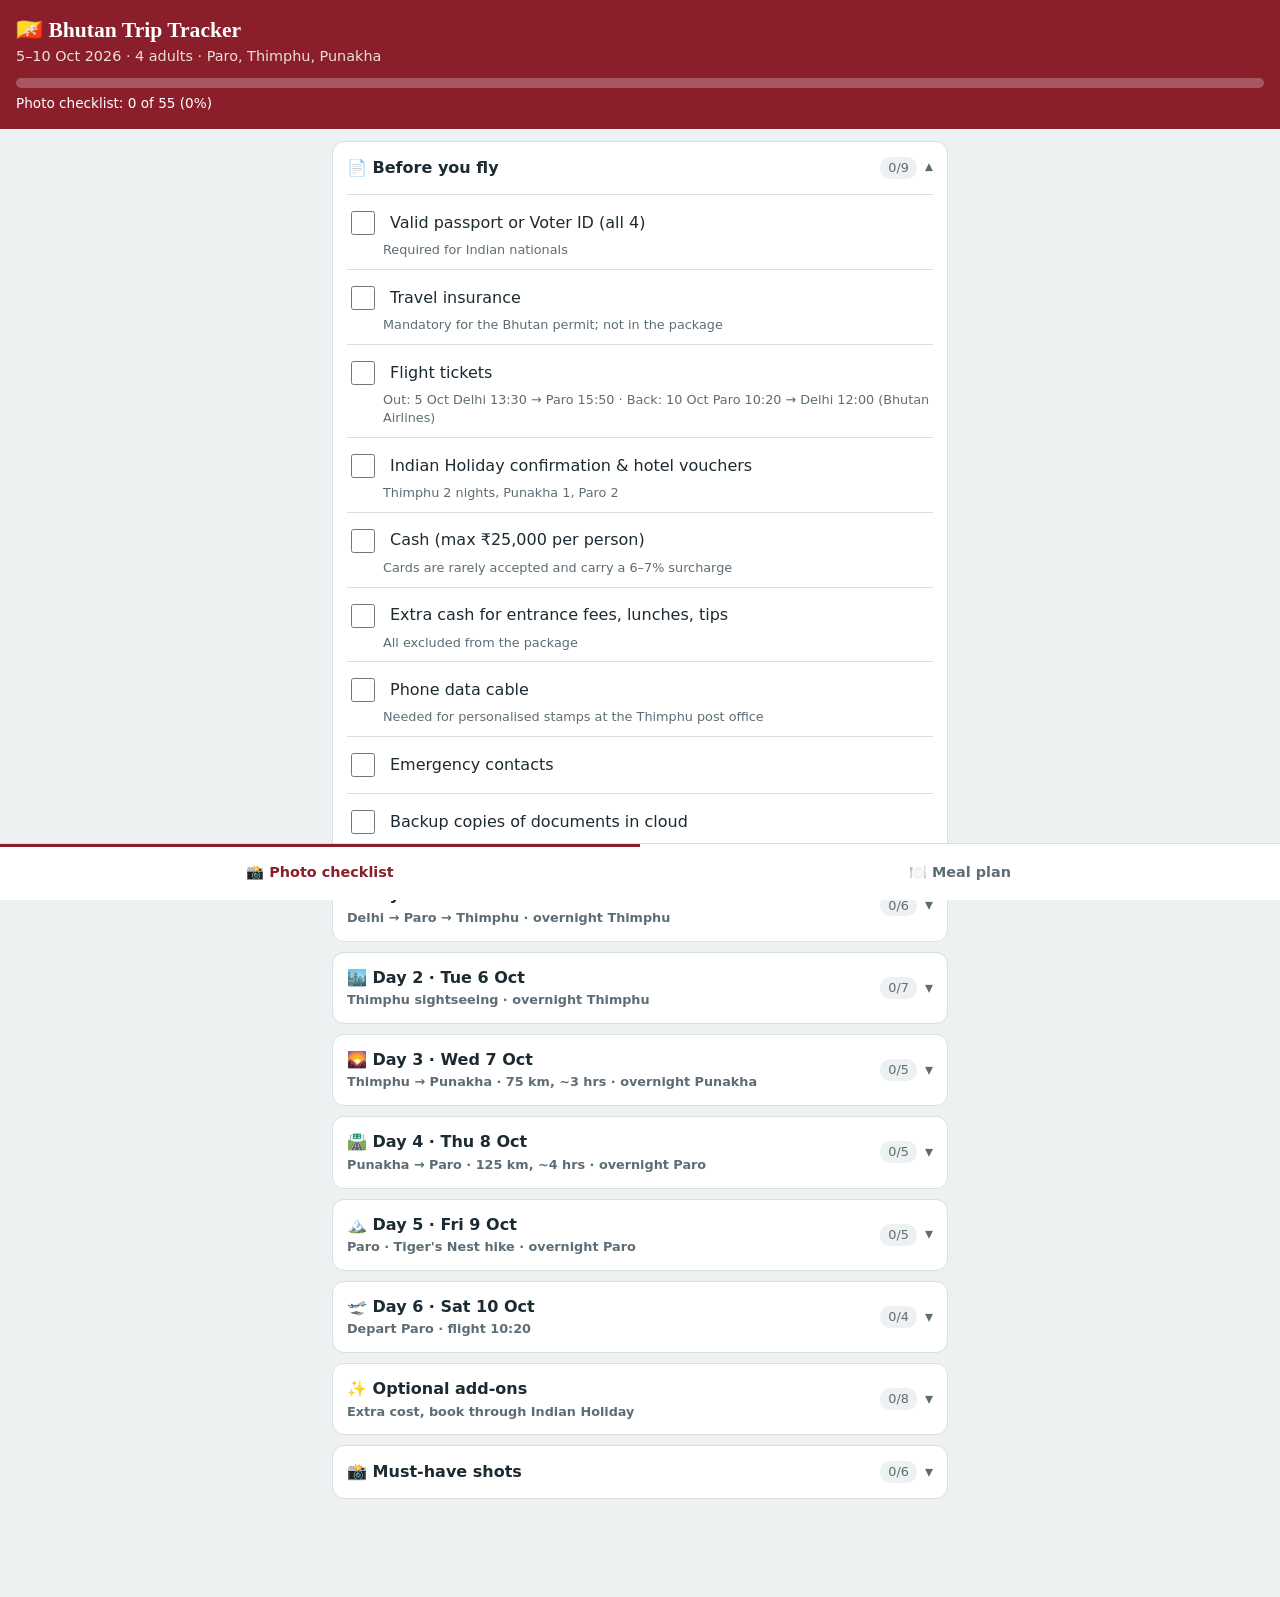
<file: index.html>
<!DOCTYPE html>
<html lang="en">
<head>
<meta charset="UTF-8">
<meta name="viewport" content="width=device-width, initial-scale=1, viewport-fit=cover">
<title>Bhutan Trip Tracker</title>
<style>
:root{--bg:#eef1f2;--card:#fff;--ink:#1c2a31;--mute:#5d6d75;--line:#d8dfe2;--maroon:#8a1f2b;--saffron:#e0a21b;--ok:#2f7d4f;--warn:#b3261e}
*{box-sizing:border-box}
html,body{margin:0}
body{background:var(--bg);color:var(--ink);font:16px/1.4 system-ui,-apple-system,"Segoe UI",Roboto,sans-serif;padding-bottom:calc(76px + env(safe-area-inset-bottom,0px));-webkit-text-size-adjust:100%}
header{background:var(--maroon);color:#fff;padding:calc(18px + env(safe-area-inset-top,0px)) 16px 16px}
h1{font:700 1.35rem/1.2 Georgia,"Iowan Old Style",serif;margin:0}
header p{margin:2px 0 12px;opacity:.85;font-size:.9rem}
.bar{height:10px;background:rgba(255,255,255,.25);border-radius:6px;overflow:hidden}
.bar i{display:block;height:100%;width:0;background:var(--saffron);transition:width .25s}
#ptext{margin-top:6px;font-size:.85rem}
main{padding:12px;max-width:640px;margin:0 auto}
.tab{display:none}.tab.on{display:block}
details{background:var(--card);border:1px solid var(--line);border-radius:12px;margin-bottom:10px;overflow:hidden}
summary{list-style:none;cursor:pointer;padding:14px;font-weight:600;display:flex;justify-content:space-between;gap:8px;align-items:center;min-height:52px}
summary::-webkit-details-marker{display:none}
summary::after{content:"▾";color:var(--mute);transition:transform .2s}
details[open]>summary::after{transform:rotate(180deg)}
.cnt{margin-left:auto;font-weight:500;font-size:.8rem;color:var(--mute);background:var(--bg);border-radius:10px;padding:2px 8px}
ul{list-style:none;margin:0;padding:0 14px 8px}
li{border-top:1px solid var(--line);padding:4px 0}
label{display:flex;gap:12px;align-items:center;min-height:48px;cursor:pointer}
input[type=checkbox]{width:24px;height:24px;flex:none;accent-color:var(--maroon)}
li.done label span.t{text-decoration:line-through;color:var(--mute)}
small{display:block;margin:-6px 0 6px 36px;color:var(--mute);font-size:.8rem}
.tools{margin:0 0 8px 36px;display:flex;flex-direction:column;gap:8px}
.tools textarea{width:100%;font:inherit;font-size:.9rem;border:1px solid var(--line);border-radius:8px;padding:8px;min-height:44px}
.tools input[type=file]{font-size:.85rem;max-width:100%}
.tools img{max-width:100%;border-radius:8px}
.map{text-decoration:none;font-size:1.1rem;padding:8px}
.goals{background:var(--card);border:1px solid var(--line);border-radius:12px;padding:14px;margin-bottom:10px}
.goals h2{font:700 1.05rem Georgia,serif;margin:0 0 10px}
.g{margin-bottom:12px}
.g .row{display:flex;justify-content:space-between;font-size:.9rem;margin-bottom:4px}
.g .bar{background:var(--line)}
.g .bar i{background:var(--ok)}.g.over .bar i{background:var(--warn)}.g.over .row b{color:var(--warn)}
.mealh{font-weight:700;font-size:.8rem;color:var(--maroon);padding:12px 0 2px;border-top:1px solid var(--line)}
.chips{display:flex;flex-wrap:wrap;gap:8px;padding:0 14px 14px}
.chips span{background:#fbeceb;color:var(--warn);border-radius:16px;padding:6px 12px;font-size:.9rem}
nav{position:fixed;left:0;right:0;bottom:0;display:flex;background:#fff;border-top:1px solid var(--line);padding-bottom:env(safe-area-inset-bottom,0px)}
nav button{flex:1;border:0;background:none;font:600 .9rem system-ui;padding:14px 4px;min-height:56px;color:var(--mute)}
nav button.on{color:var(--maroon);box-shadow:inset 0 3px var(--maroon)}
:root:not([data-theme=light]){color-scheme:light}
</style>
</head>
<body>
<header>
  <h1>🇧🇹 Bhutan Trip Tracker</h1>
  <p>5–10 Oct 2026 · 4 adults · Paro, Thimphu, Punakha</p>
  <div class="bar"><i id="pfill"></i></div>
  <div id="ptext"></div>
</header>
<main>
  <section id="tab-photo" class="tab on"></section>
  <section id="tab-meal" class="tab"></section>
</main>
<nav>
  <button data-tab="photo" class="on">📸 Photo checklist</button>
  <button data-tab="meal">🍽️ Meal plan</button>
</nav>

<script>
const PHOTO=[
 {id:'docs',t:'📄 Before you fly',open:1,items:[
  ['Valid passport or Voter ID (all 4)','Required for Indian nationals'],
  ['Travel insurance','Mandatory for the Bhutan permit; not in the package'],
  ['Flight tickets','Out: 5 Oct Delhi 13:30 → Paro 15:50 · Back: 10 Oct Paro 10:20 → Delhi 12:00 (Bhutan Airlines)'],
  ['Indian Holiday confirmation & hotel vouchers','Thimphu 2 nights, Punakha 1, Paro 2'],
  ['Cash (max ₹25,000 per person)','Cards are rarely accepted and carry a 6–7% surcharge'],
  ['Extra cash for entrance fees, lunches, tips','All excluded from the package'],
  ['Phone data cable','Needed for personalised stamps at the Thimphu post office'],
  'Emergency contacts','Backup copies of documents in cloud']},
 {id:'d1',t:'✈️ Day 1 · Mon 5 Oct',date:'2026-10-05',sub:'Delhi → Paro → Thimphu · overnight Thimphu',items:[
  'Group photo at Delhi airport',
  'Himalayan range from the plane window',
  'Paro Airport arrival',
  ['Meet your representative at the exit gate','Drive to Thimphu'],
  ['Thimphu Craft Bazaar walk','A few minutes from downtown hotels'],
  'Hotel photo in Thimphu']},
 {id:'d2',t:'🏙️ Day 2 · Tue 6 Oct',date:'2026-10-06',sub:'Thimphu sightseeing · overnight Thimphu',items:[
  ['Motithang Takin Preserve','Bhutan\'s national animal'],
  ['BBS Tower (Sangaygang viewpoint)','2,865 m · view over all of Thimphu'],
  ['Simply Bhutan Museum','9:00–17:00'],
  ['Memorial Chorten','9:00–17:00 (summer), until 16:00 (winter)'],
  ['Buddha Point (Kuensel Phodrang)','Largest Buddha statue in the country'],
  ['Changangkha Lhakhang','One of the oldest monasteries in the valley'],
  ['Trashichhoedzong','Weekdays: opens after 17:30 (summer) / 16:30 (winter)']]},
 {id:'d3',t:'🌄 Day 3 · Wed 7 Oct',date:'2026-10-07',sub:'Thimphu → Punakha · 75 km, ~3 hrs · overnight Punakha',items:[
  ['Dochula Pass (3,080 m)','Chortens, prayer flags, eastern Himalaya peaks on a clear day'],
  ['Punakha Dzong','Open 11:00–13:00 and 15:00–17:00'],
  ['Punakha Suspension Bridge','Longest in Bhutan, 180 m'],
  ['Chimi Lakhang','Open 9:00–12:00 and 13:00–16:00'],
  ['Rice-field walk through Pana village','About 1.5 hrs round trip']]},
 {id:'d4',t:'🛣️ Day 4 · Thu 8 Oct',date:'2026-10-08',sub:'Punakha → Paro · 125 km, ~4 hrs · overnight Paro',items:[
  'Wang Chhu and Paro Chhu valley drive',
  ['Simtokha Dzong','En route · 9:00–17:00 summer, until 16:00 winter'],
  ['Ta Dzong (National Museum)','9:00–17:00'],
  ['Rinpung Dzong','Short walk down from Ta Dzong · closed weekends'],
  'Paro hotel photo']},
 {id:'d5',t:'🏔️ Day 5 · Fri 9 Oct',date:'2026-10-09',sub:'Paro · Tiger\'s Nest hike · overnight Paro',items:[
  ['Tiger\'s Nest (Taktshang) viewpoint','~5 hr hike · 900 m above the valley · 9:00–17:00'],
  ['Group photo at Tiger\'s Nest','Pony only goes from base to cafeteria, not down'],
  ['Kyichu Lhakhang','7th-century temple, on the way back'],
  'Paro main street and market walk',
  'Sunset in Paro valley']},
 {id:'d6',t:'🛫 Day 6 · Sat 10 Oct',date:'2026-10-10',sub:'Depart Paro · flight 10:20',items:[
  ['Early or packed breakfast','Drive to the airport'],
  'Souvenirs photo',
  'Farewell photo with your guide',
  'Final group selfie at Paro Airport']},
 {id:'opt',t:'✨ Optional add-ons',sub:'Extra cost, book through Indian Holiday',items:[
  ['Try on Gho and Kira','₹750 per person'],
  ['Archery at Paro Archery Ground','₹1,000 per person'],
  ['Light 108 lamps at a temple','₹1,000 per person'],
  ['Personalised stamps at Thimphu post office','About ₹1,000 per person'],
  ['Visit Bhutan Animal Rescue and Care (BARC)','Free; a donation is expected'],
  ['Farm house visit in Paro','₹500 · hot stone bath ₹2,000–2,500'],
  ['Khuru (dart game) in Paro','₹1,000 per person for half an hour'],
  ['River rafting in Punakha','₹10,000 per raft, up to 6 people']]},
 {id:'must',t:'📸 Must-have shots',items:[
  'Tiger\'s Nest group photo','Dochula Pass group photo','Punakha Dzong group photo',
  'One meal photo daily','One sunrise or sunset daily','Selfie at every location']}
];
const MEALS=[
 ['Breakfast (hotel)',[
  {n:'1 scoop whey protein',k:120,p:24,note:'Brand / flavor used'},
  {n:'Vegetable omelette (4 eggs)',k:320,p:24},
  {n:'Oats (40g)',k:150,p:5,f:4},
  {n:'Apple',k:95,f:4}]],
 ['Morning snack',[
  {n:'Greek yogurt / dahi',k:150,p:15},
  {n:'Roasted chana (50g)',k:180,p:10,f:8}]],
 ['Lunch (on your own)',[
  {n:'Chicken momos (10 pcs)',k:450,p:35,map:'Chicken momos Bhutan',photo:1},
  {n:'Vegetable soup',k:50,p:2},
  {n:'Side salad',k:30,f:2}]],
 ['Afternoon',[
  {n:'Second scoop whey',k:120,p:24},
  {n:'Orange or pear',k:80,f:4}]],
 ['Dinner (hotel)',[
  {n:'Grilled chicken (200g)',k:330,p:60,photo:1},
  {n:'Stir-fried vegetables',k:100,f:5}]]
];
const HUNT=['Chicken momos','Jasha maru','Bhutanese mushroom dish','Fresh yak yogurt','Local apple','Pear','Vegetable soup','Boiled eggs','Grilled chicken','Roasted chana snack'];
const LIMIT=['Ema datshi (watch portions)','Kewa datshi','Shamu datshi','Butter tea','Fried momos','Fried noodles','Sugary drinks','Bakery desserts'];
const GOALS={k:1900,p:150,f:25};

const today=new Date().toLocaleDateString('en-CA');
const get=(k,d)=>{try{const v=localStorage.getItem(k);return v===null?d:JSON.parse(v)}catch(e){return d}};
const set=(k,v)=>{try{localStorage.setItem(k,JSON.stringify(v))}catch(e){}};
const TRIP='bhutan3:trip', DAY='bhutan3:day:'+today;
let trip=get(TRIP,{}), day=get(DAY,{});
const save=()=>{set(TRIP,trip);set(DAY,day)};

// ---------- Photo checklist ----------
function renderPhoto(){
  document.getElementById('tab-photo').innerHTML=PHOTO.map(g=>`
  <details ${(g.open||g.date===today)?'open':''}><summary><span>${g.t}${g.date===today?' <small style="display:inline;margin:0;color:var(--maroon)">· today</small>':''}${g.sub?`<small style="margin:2px 0 0">${g.sub}</small>`:''}</span><span class="cnt" data-cnt="${g.id}"></span></summary><ul>
  ${g.items.map((x,i)=>{const id=g.id+i,lab=Array.isArray(x)?x[0]:x,hint=Array.isArray(x)?x[1]:'';return `<li><label><input type="checkbox" data-s="trip" data-id="${id}" ${trip[id]?'checked':''}><span class="t">${lab}</span></label>${hint?`<small>${hint}</small>`:''}</li>`}).join('')}
  </ul></details>`).join('');
}

// ---------- Meal plan ----------
let mi=0;
function renderMeal(){
  const meals=MEALS.map(([name,items])=>`<div class="mealh">${name}</div>`+items.map(it=>{
    const id='m'+(mi++);it.id=id;
    const macro=[it.k+' kcal',it.p?it.p+'g protein':'',it.f?it.f+'g fiber':''].filter(Boolean).join(' · ');
    return `<li><label><input type="checkbox" data-s="day" data-id="${id}" ${day[id]?'checked':''}><span class="t">${it.n}</span>${it.map?`<a class="map" target="_blank" rel="noopener" href="https://maps.google.com/?q=${encodeURIComponent(it.map)}" onclick="event.stopPropagation()">📍</a>`:''}</label>
    <small>${macro}</small>
    ${(it.note||it.photo)?`<div class="tools">
      ${it.note?`<textarea data-note="${id}" placeholder="${it.note}">${day['n'+id]||''}</textarea>`:''}
      ${it.photo?`<input type="file" accept="image/*" capture="environment" data-photo="${id}"><img id="img-${id}" alt="" ${day['p'+id]?`src="${day['p'+id]}"`:'hidden'}>`:''}
    </div>`:''}</li>`}).join('')).join('');
  document.getElementById('tab-meal').innerHTML=`
  <div class="goals" style="font-size:.9rem;color:var(--mute)">Your package includes breakfast and dinner at the hotel. Lunches are on you, so plan those around each day's sightseeing.</div>
  <div class="goals"><h2>🎯 Daily targets</h2>
    <div class="g" id="g-k"></div><div class="g" id="g-p"></div><div class="g" id="g-f"></div>
    <ul style="padding:0">
      <li><label><input type="checkbox" data-s="day" data-id="water" ${day.water?'checked':''}><span class="t">Water ≥ 3 litres</span></label></li>
      <li><label><input type="checkbox" data-s="day" data-id="steps" ${day.steps?'checked':''}><span class="t">10,000+ steps</span></label></li>
    </ul></div>
  <details open><summary>🍽️ High-protein food tracker<span class="cnt" data-cnt="meals"></span></summary><ul>${meals}</ul></details>
  <details><summary>🇧🇹 Bhutan food hunt<span class="cnt" data-cnt="hunt"></span></summary><ul>
    ${HUNT.map((x,i)=>`<li><label><input type="checkbox" data-s="trip" data-id="h${i}" ${trip['h'+i]?'checked':''}><span class="t">${x}</span></label></li>`).join('')}</ul></details>
  <details><summary>⚠️ Foods to limit</summary><div class="chips" style="padding-top:4px">${LIMIT.map(x=>`<span>${x}</span>`).join('')}</div></details>`;
}

function goalBar(id,label,val,goal,unit,max){
  const pct=Math.min(100,val/goal*100), over=max&&val>goal;
  const el=document.getElementById(id);
  el.className='g'+(over?' over':'');
  el.innerHTML=`<div class="row"><span>${label} ${max?'≤':'≥'} ${goal}${unit}</span><b>${val}${unit}</b></div><div class="bar"><i style="width:${pct}%"></i></div>`;
}

function update(){
  // meal totals
  const all=MEALS.flatMap(m=>m[1]);let k=0,p=0,f=0,mc=0;
  all.forEach(it=>{if(day[it.id]){k+=it.k||0;p+=it.p||0;f+=it.f||0;mc++}});
  goalBar('g-k','Calories',k,GOALS.k,' kcal',true);
  goalBar('g-p','Protein',p,GOALS.p,'g');
  goalBar('g-f','Fiber',f,GOALS.f,'g');
  // counts
  PHOTO.forEach(g=>{const n=g.items.filter((_,i)=>trip[g.id+i]).length;const c=document.querySelector(`[data-cnt="${g.id}"]`);if(c)c.textContent=n+'/'+g.items.length});
  document.querySelector('[data-cnt="meals"]').textContent=mc+'/'+all.length;
  document.querySelector('[data-cnt="hunt"]').textContent=HUNT.filter((_,i)=>trip['h'+i]).length+'/'+HUNT.length;
  document.querySelectorAll('li').forEach(li=>{const c=li.querySelector('input[type=checkbox]');if(c)li.classList.toggle('done',c.checked)});
  // header progress for active tab
  const photoTotal=PHOTO.reduce((a,g)=>a+g.items.length,0), photoDone=PHOTO.reduce((a,g)=>a+g.items.filter((_,i)=>trip[g.id+i]).length,0);
  const onMeal=document.getElementById('tab-meal').classList.contains('on');
  const done=onMeal?mc:photoDone,total=onMeal?all.length:photoTotal,pct=Math.round(done/total*100);
  document.getElementById('pfill').style.width=pct+'%';
  document.getElementById('ptext').textContent=(onMeal?'Meals eaten today: ':'Photo checklist: ')+done+' of '+total+' ('+pct+'%)';
}

function shrink(file,cb){
  const r=new FileReader();
  r.onload=()=>{const im=new Image();im.onload=()=>{const s=Math.min(1,480/im.width),c=document.createElement('canvas');c.width=im.width*s;c.height=im.height*s;c.getContext('2d').drawImage(im,0,0,c.width,c.height);cb(c.toDataURL('image/jpeg',.6))};im.src=r.result};
  r.readAsDataURL(file);
}

document.addEventListener('change',e=>{
  const t=e.target;
  if(t.dataset.s){(t.dataset.s==='trip'?trip:day)[t.dataset.id]=t.checked;save();update()}
  if(t.dataset.photo){const id=t.dataset.photo;shrink(t.files[0],u=>{const img=document.getElementById('img-'+id);img.src=u;img.hidden=false;day['p'+id]=u;save()})}
});
document.addEventListener('input',e=>{if(e.target.dataset.note){day['n'+e.target.dataset.note]=e.target.value;save()}});
document.querySelectorAll('nav button').forEach(b=>b.onclick=()=>{
  document.querySelectorAll('nav button').forEach(x=>x.classList.toggle('on',x===b));
  document.querySelectorAll('.tab').forEach(s=>s.classList.toggle('on',s.id==='tab-'+b.dataset.tab));
  scrollTo(0,0);update();
});

renderPhoto();renderMeal();update();
</script>
</body>
</html>
</file>
